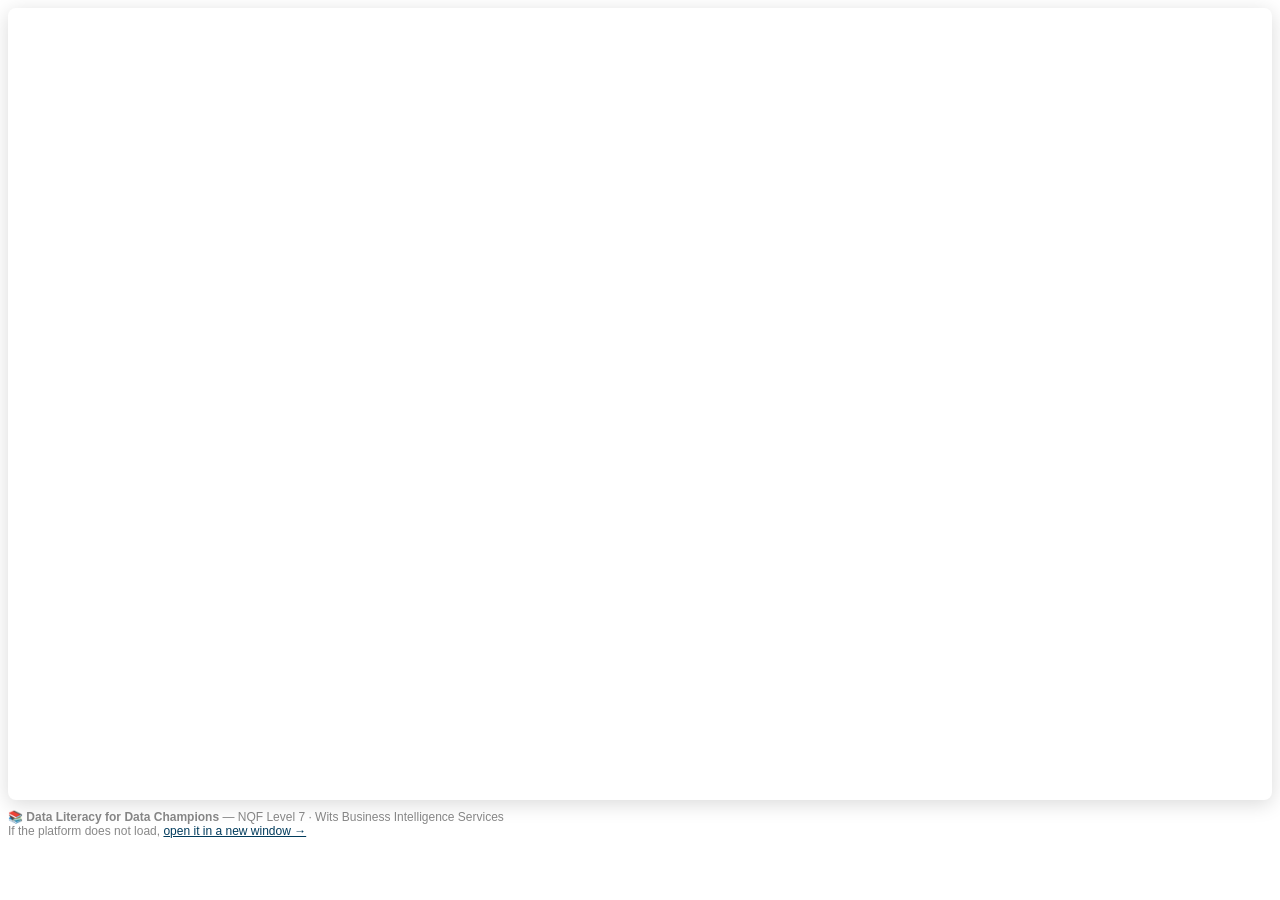
<file: canvas/canvas-iframe-embed.html>
<!--
  CANVAS IFRAME EMBED SNIPPET
  ════════════════════════════════════════════════════════════════
  Instructions:
  1. In your Canvas course, create or edit a Page
  2. Click the HTML editor button (</>  or Tools > HTML Editor)
  3. Copy ONLY the content between the <body> tags below
  4. Replace YOUR-PLATFORM-URL with your actual deployed URL
  5. Save the Canvas page
  ════════════════════════════════════════════════════════════════
-->

<!-- ═══ PASTE THIS INTO CANVAS HTML EDITOR ═══ -->

<div style="width:100%;height:88vh;min-height:720px;position:relative;border-radius:8px;overflow:hidden;box-shadow:0 4px 20px rgba(0,0,0,0.15);">
  <iframe
    src="https://YOUR-PLATFORM-URL.com"
    width="100%"
    height="100%"
    frameborder="0"
    style="display:block;border:none;"
    allow="fullscreen; clipboard-write"
    allowfullscreen
    title="Data Literacy for Data Champions — Wits Business Intelligence Services"
    sandbox="allow-scripts allow-same-origin allow-forms allow-popups allow-storage-access-by-user-activation allow-modals">
  </iframe>
</div>

<p style="font-size:12px;color:#888;margin-top:10px;font-family:sans-serif;">
  📚 <strong>Data Literacy for Data Champions</strong> — NQF Level 7 · Wits Business Intelligence Services<br>
  If the platform does not load,
  <a href="https://YOUR-PLATFORM-URL.com" target="_blank" style="color:#003B5C;">open it in a new window →</a>
</p>

<!-- ═══ END CANVAS PASTE ═══ -->
</file>
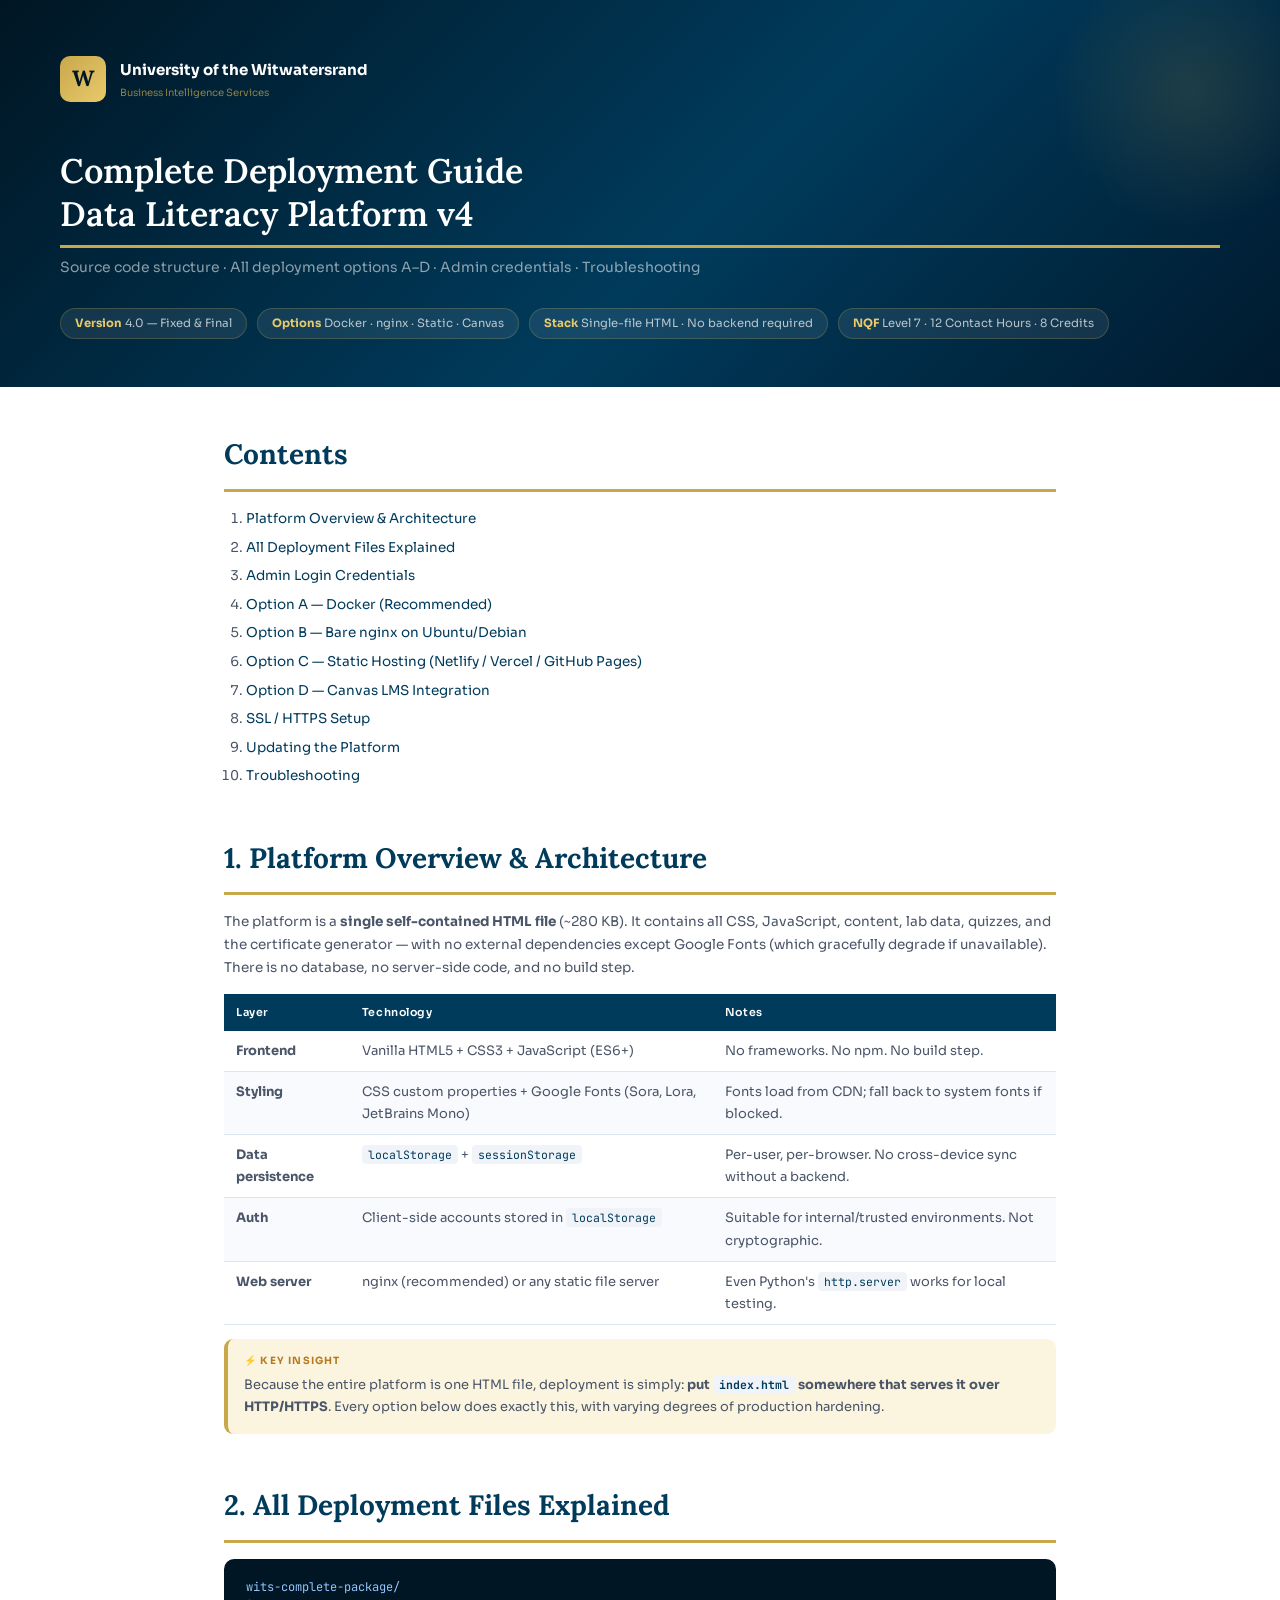
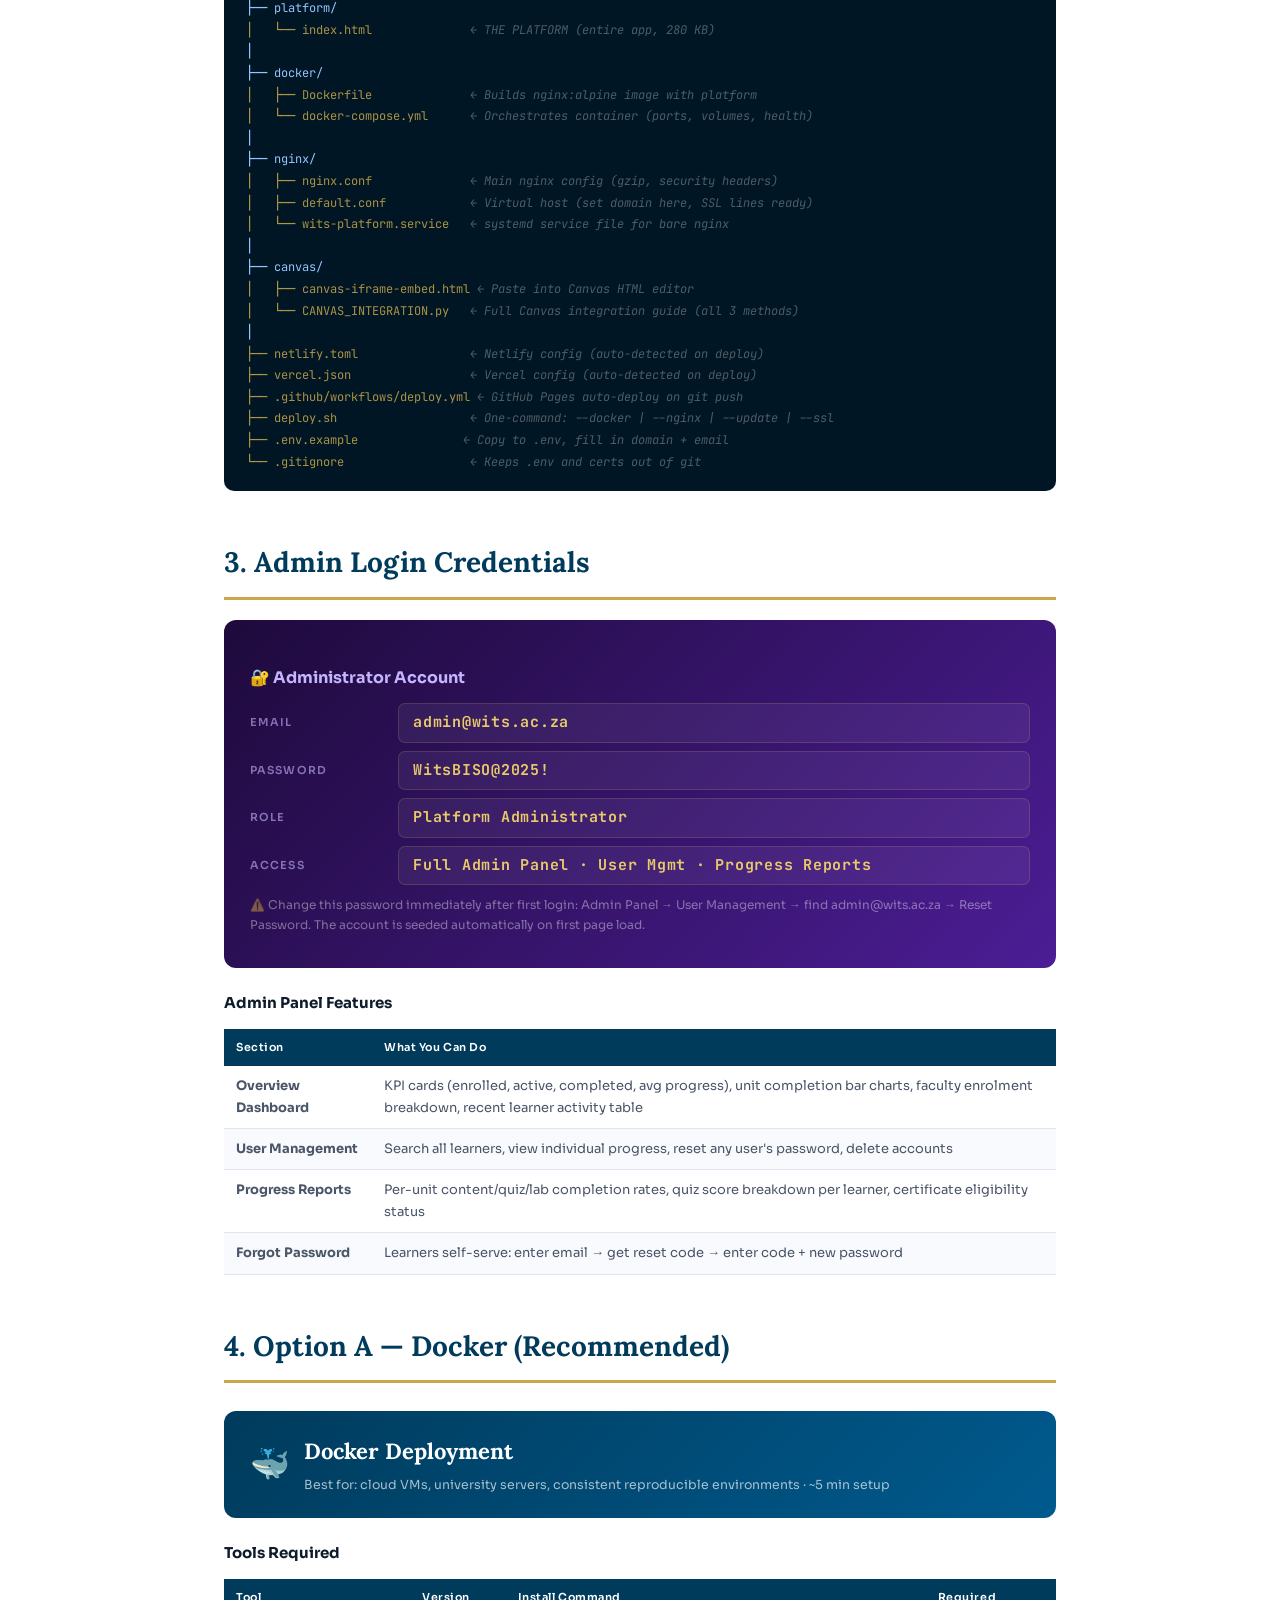
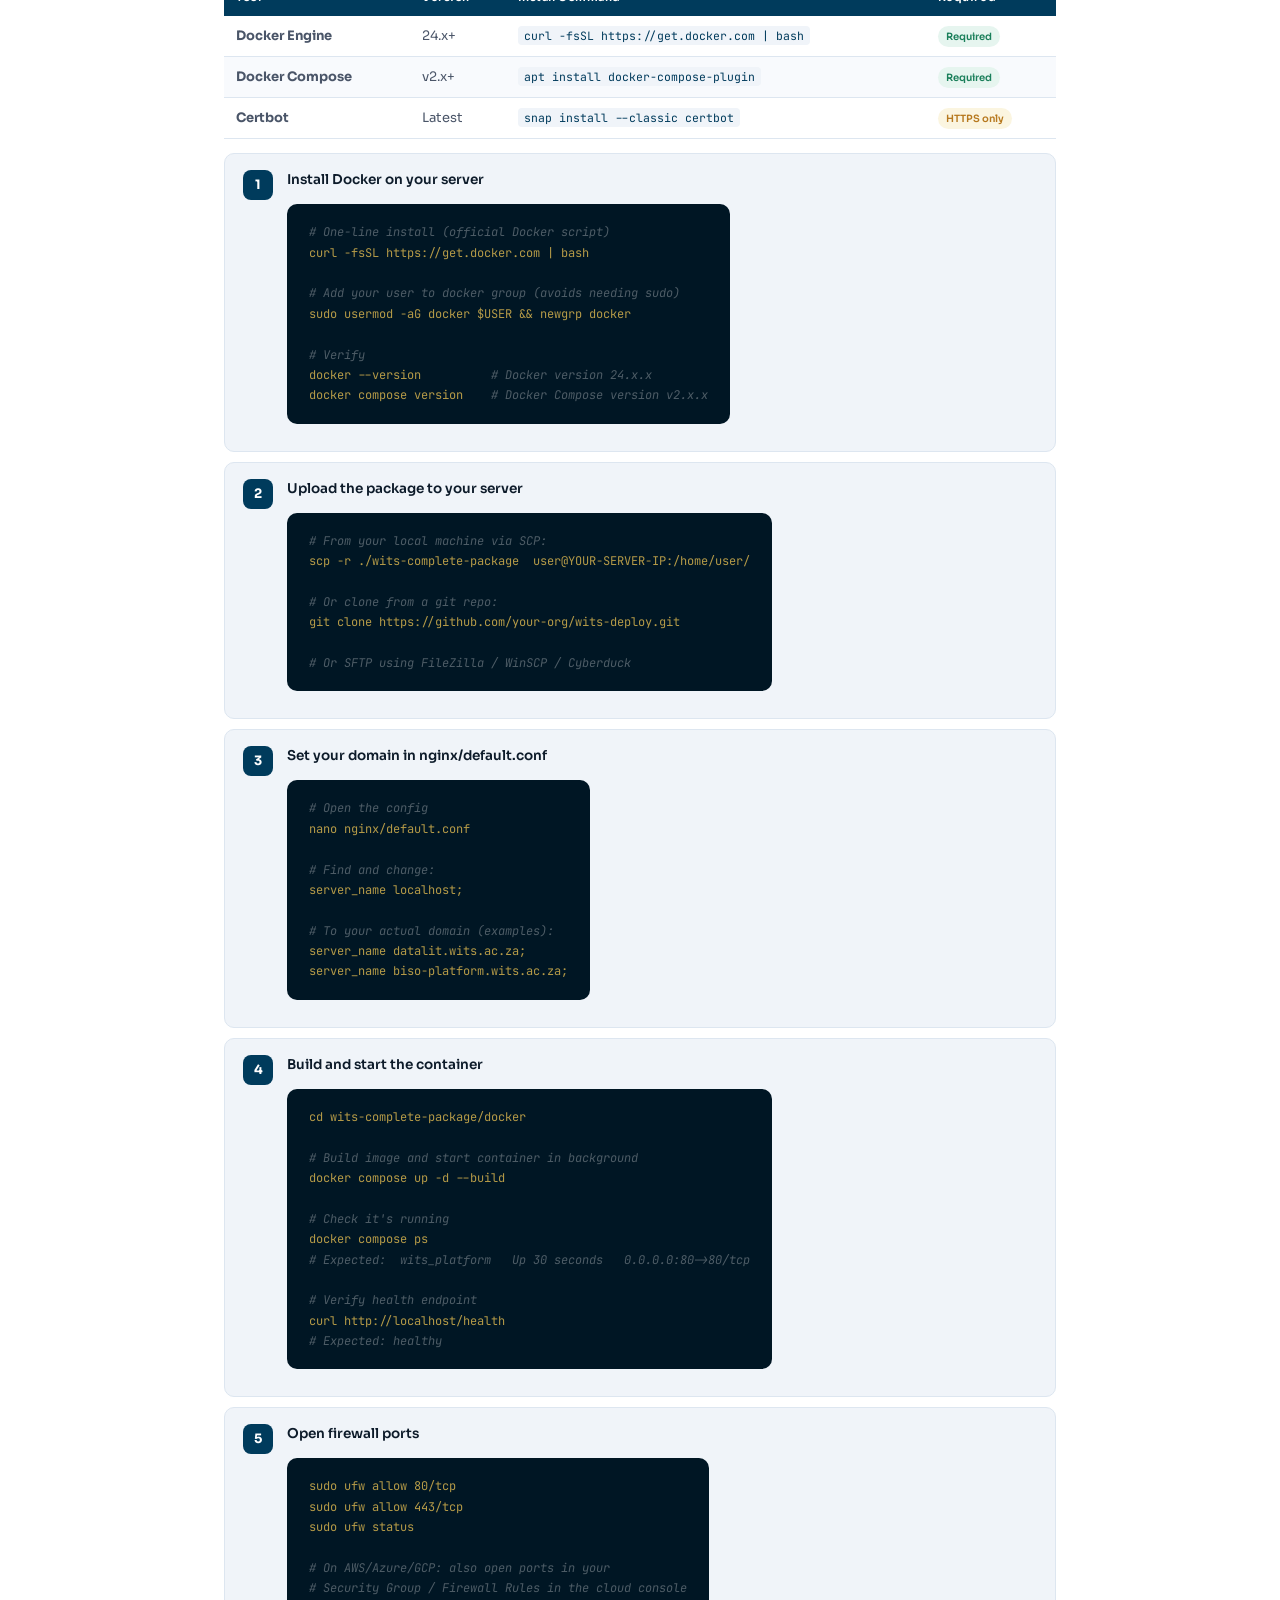
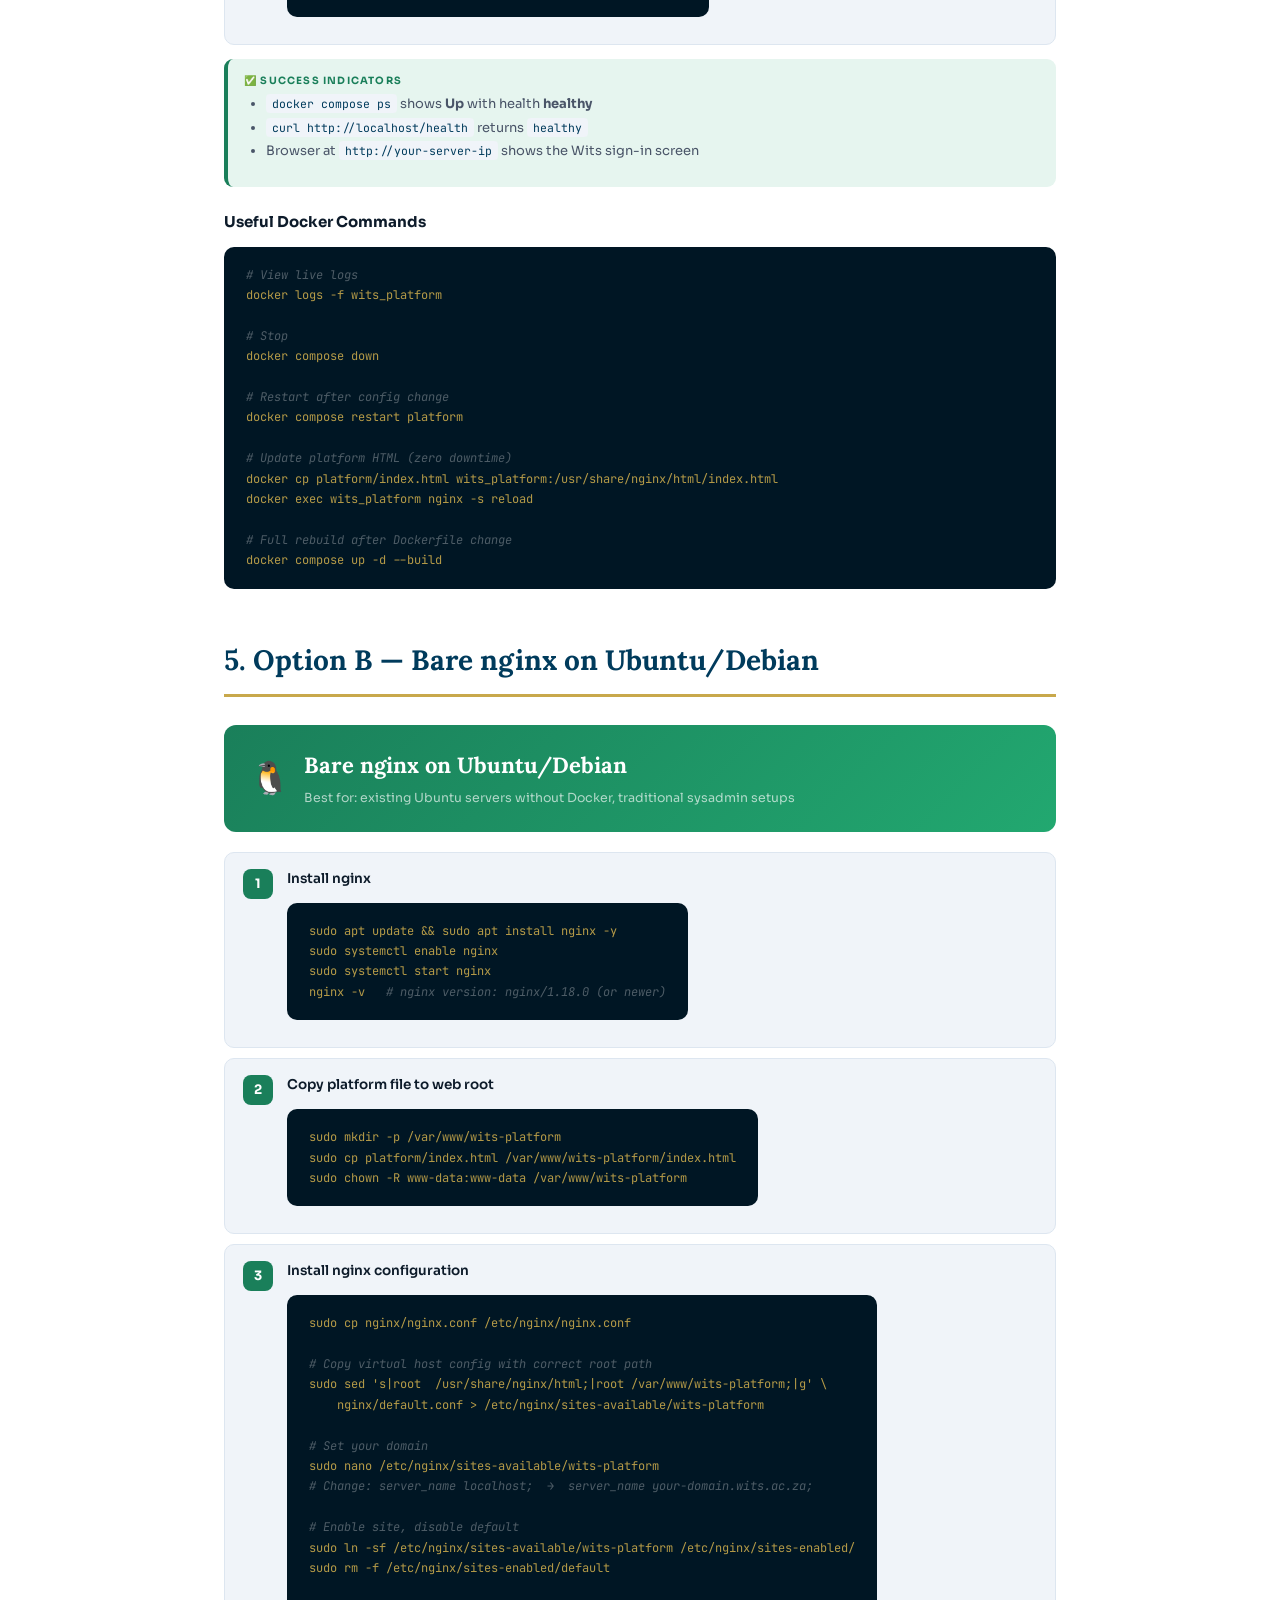
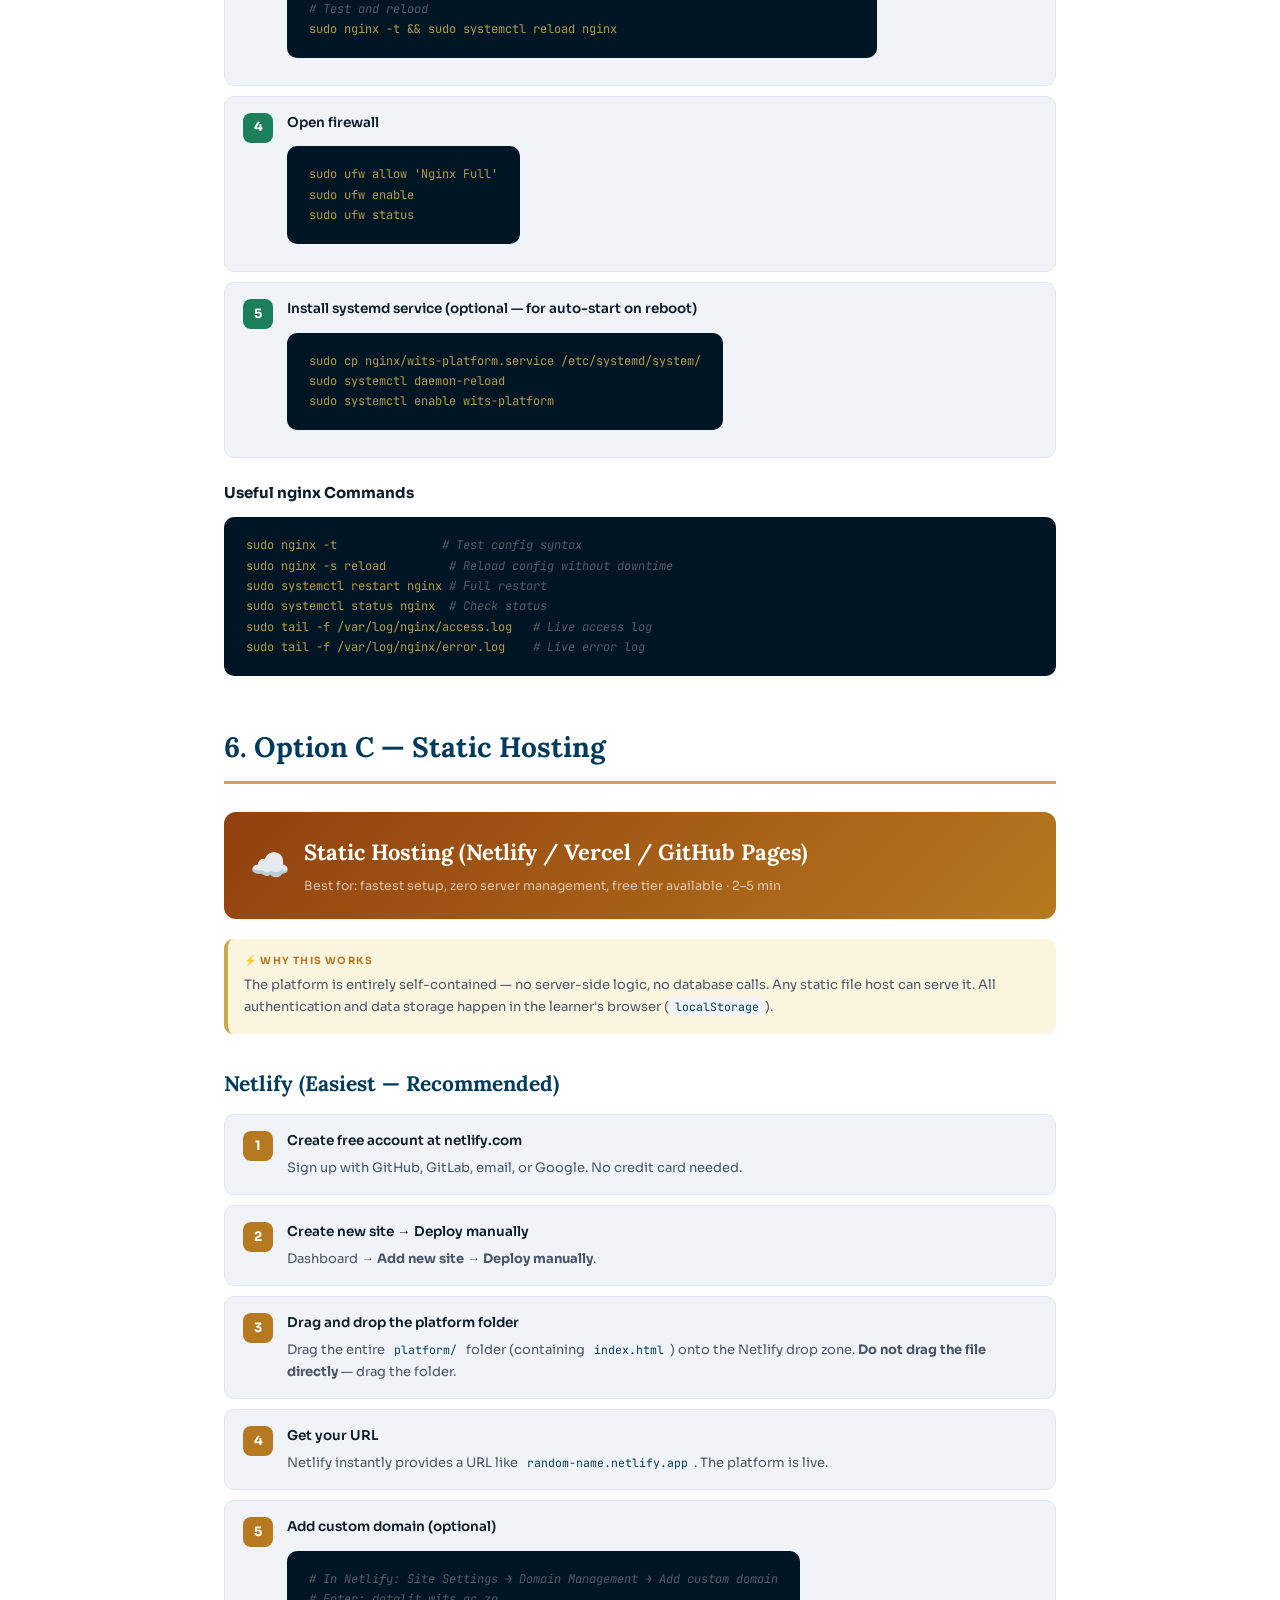
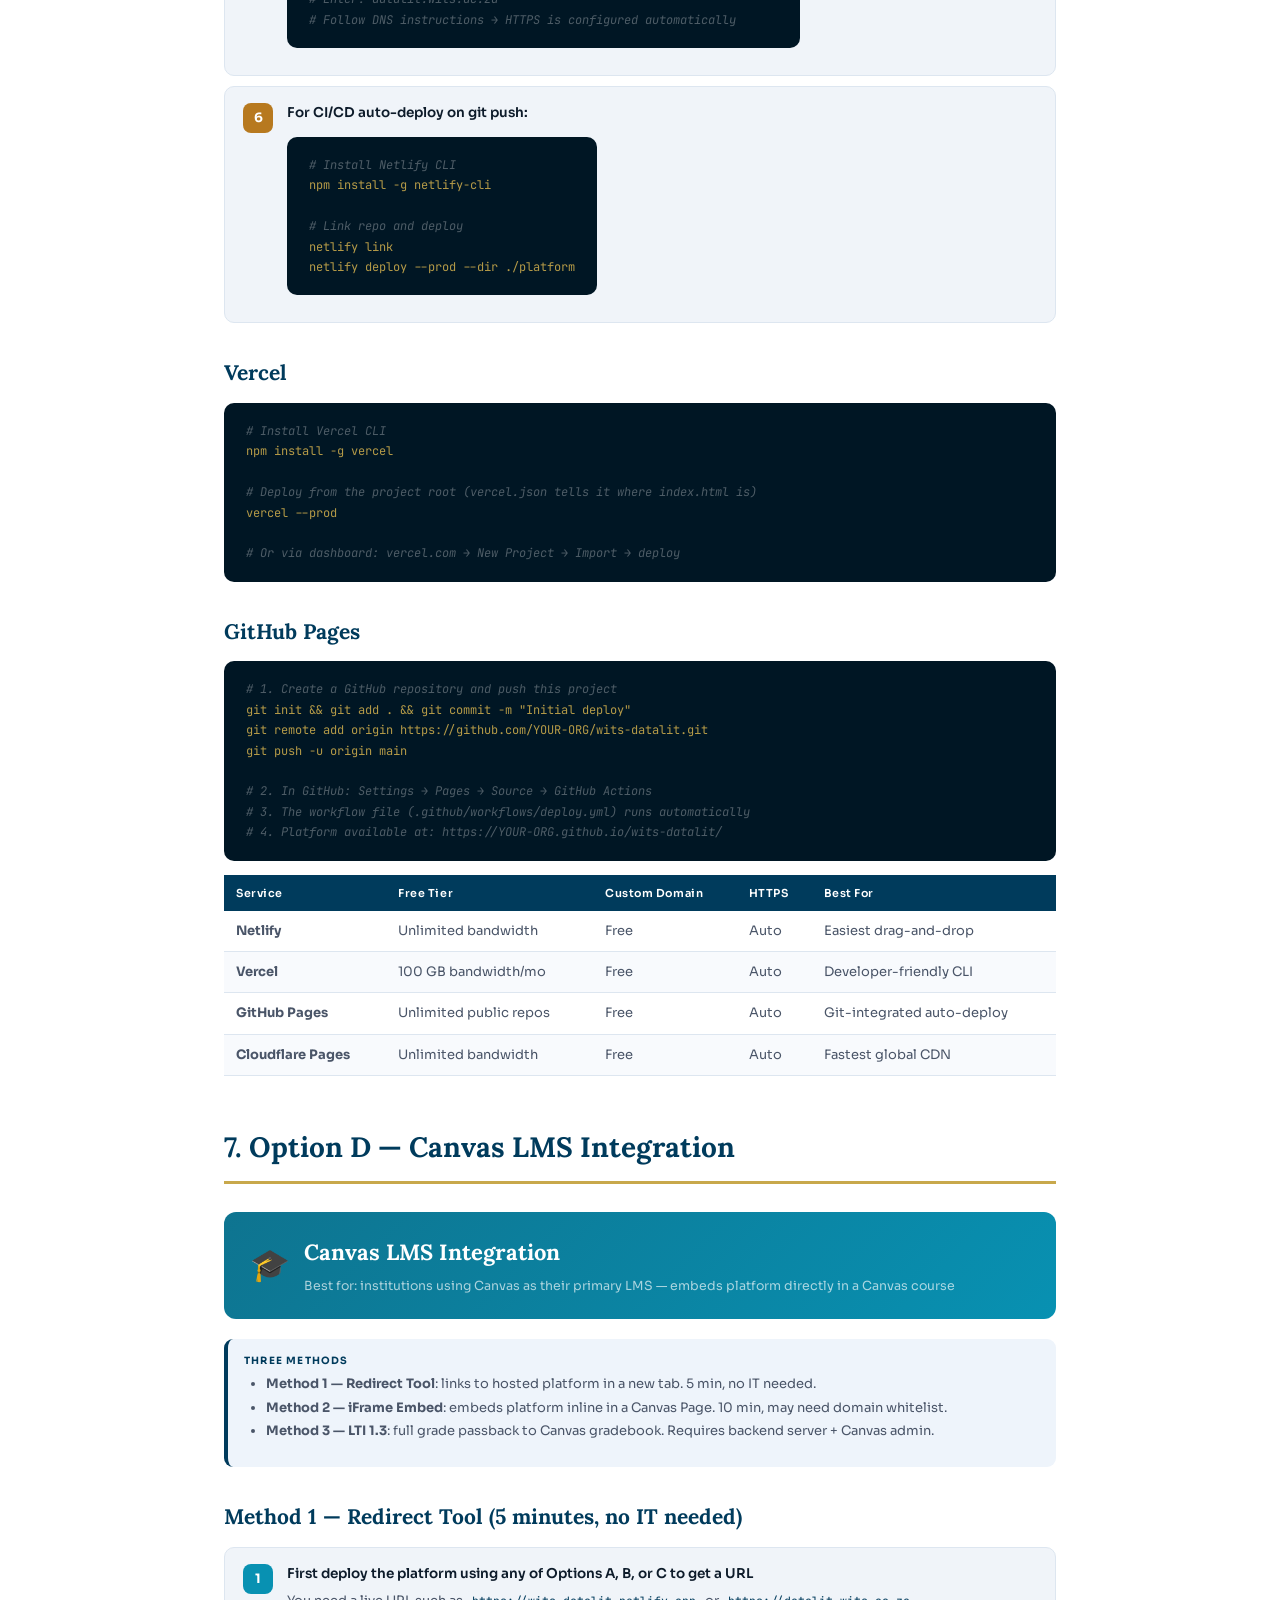
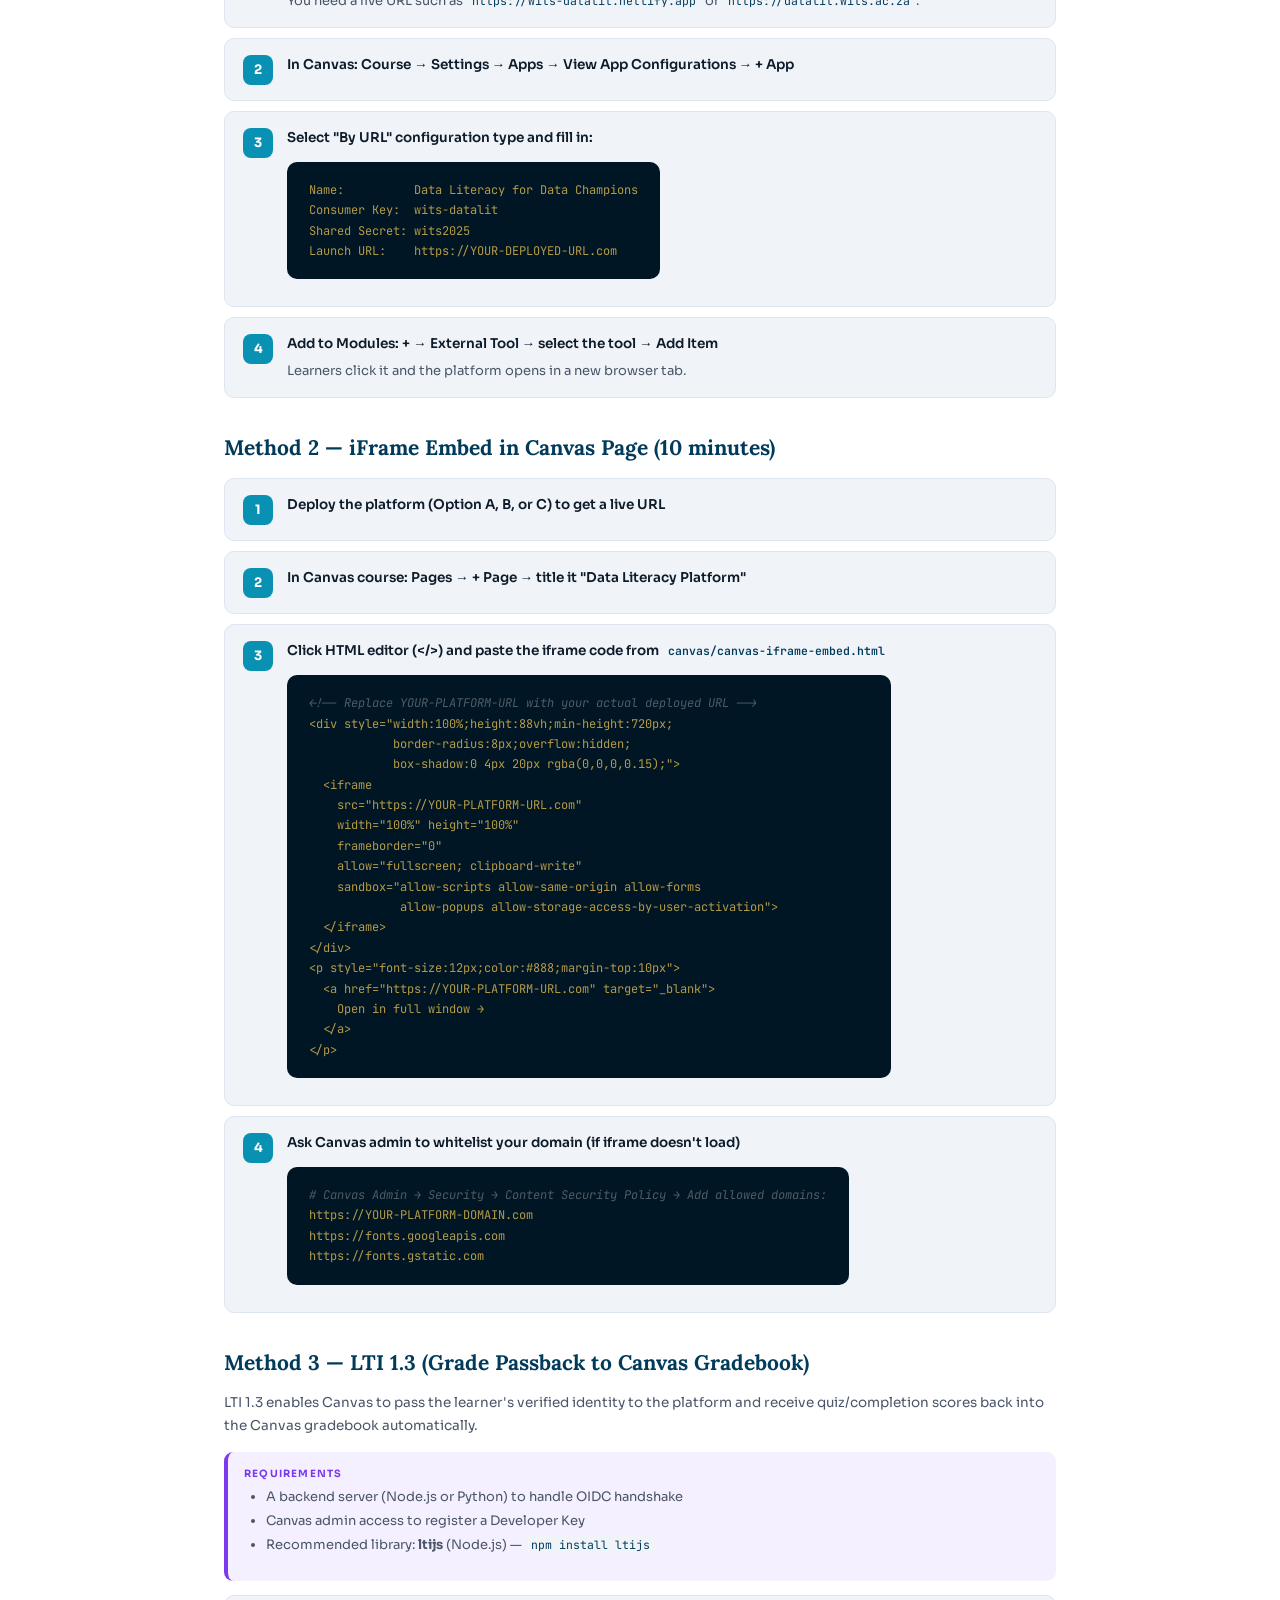
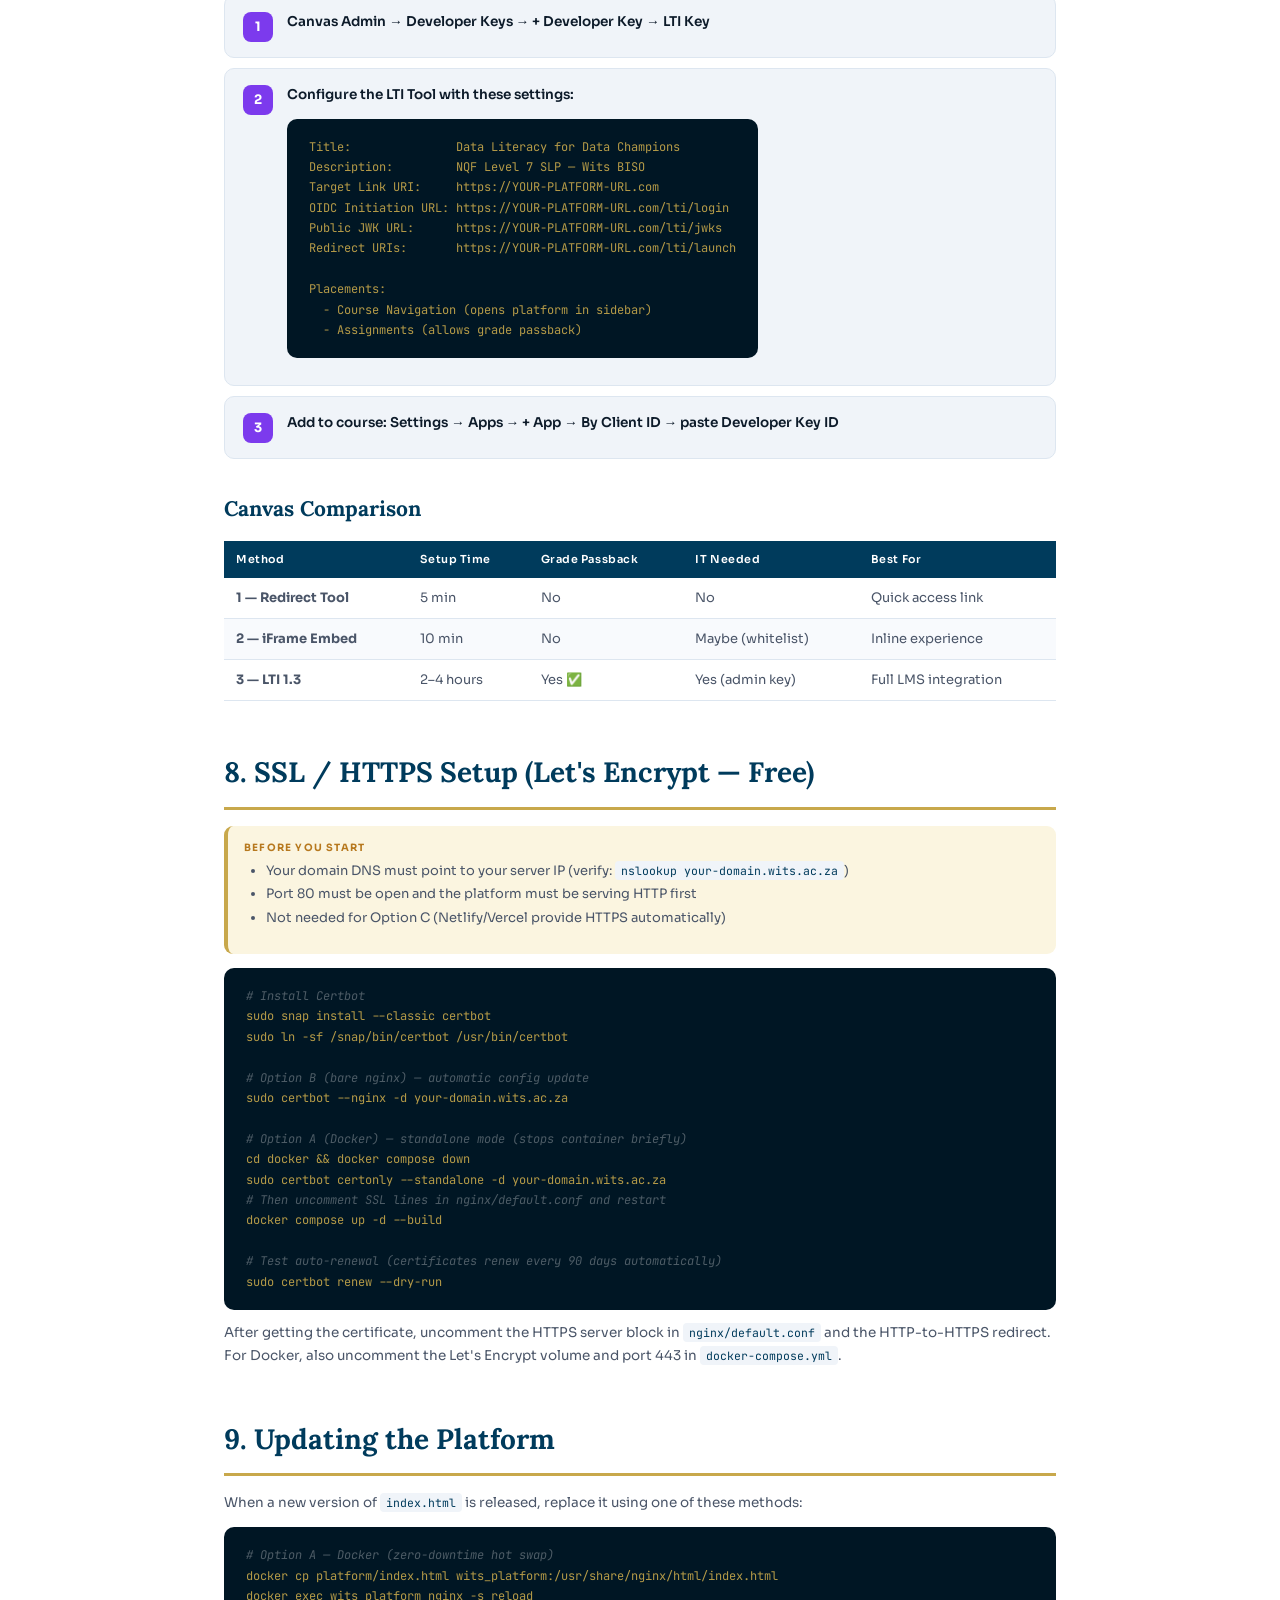
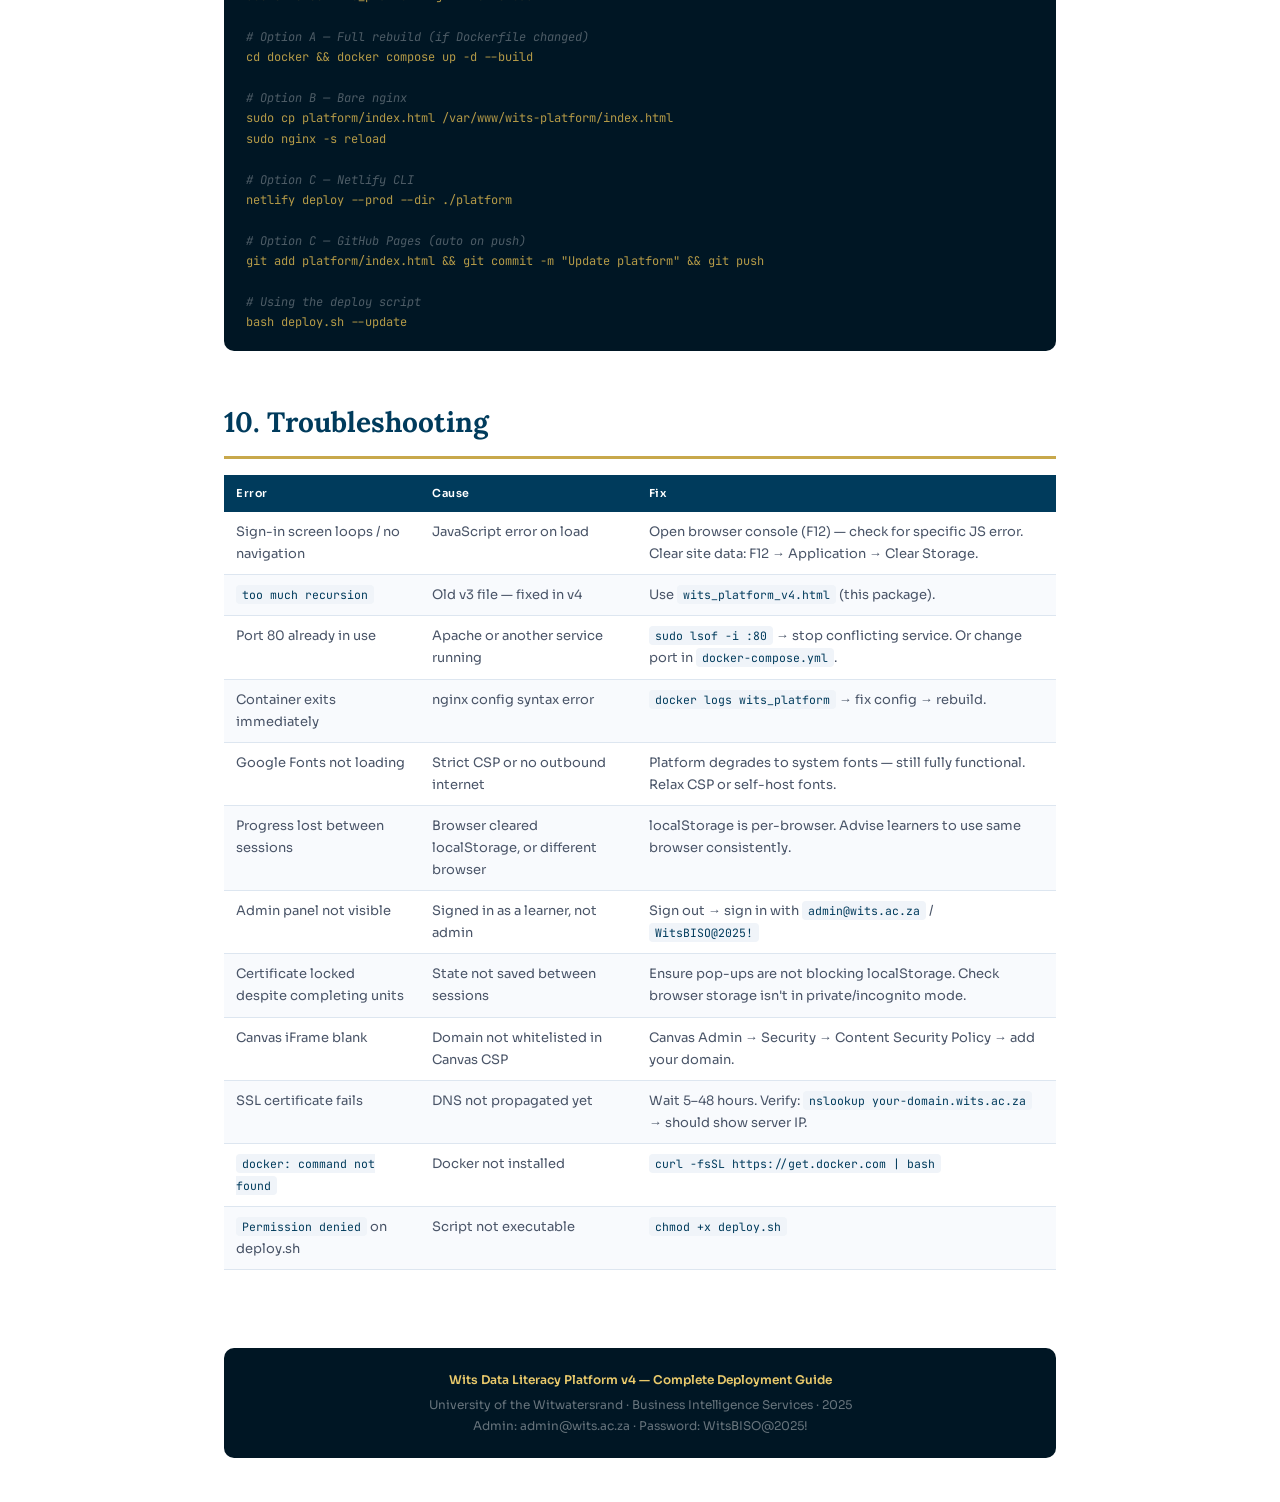
<file: docs/deployment-guide.html>
<!DOCTYPE html>
<html lang="en">
<head>
<meta charset="UTF-8">
<meta name="viewport" content="width=device-width, initial-scale=1.0">
<title>Wits Data Literacy Platform — Complete Deployment Guide</title>
<link href="https://fonts.googleapis.com/css2?family=Sora:wght@300;400;500;600;700&family=Lora:ital,wght@0,400;0,600;1,400&family=JetBrains+Mono:wght@400;500&display=swap" rel="stylesheet">
<style>
:root{--blue:#003B5C;--gold:#C8A84B;--gold-pale:#FBF5E0;--navy:#001624;--green:#1A7F5A;--green-bg:#E6F5EF;--red:#C0392B;--red-bg:#FDECEA;--amber:#B7791F;--purple:#7C3AED;--purple-bg:#F5F0FF;--border:#DDE6F0;--bg:#F0F4F9;--mid:#4A5568;--light:#8A9BB0}
*{box-sizing:border-box;margin:0;padding:0}
body{font-family:'Sora',sans-serif;background:#fff;color:#0D1B2A;line-height:1.7;font-size:14px}
.cover{background:linear-gradient(135deg,var(--navy) 0%,#003B5C 55%,#001a2e 100%);padding:56px 60px 48px;position:relative;overflow:hidden}
.cover::after{content:'';position:absolute;right:-50px;top:-50px;width:280px;height:280px;background:radial-gradient(circle,rgba(200,168,75,.15) 0%,transparent 70%)}
.cover-logo{display:flex;align-items:center;gap:14px;margin-bottom:36px}
.lsq{width:46px;height:46px;border-radius:10px;background:linear-gradient(135deg,var(--gold),#E8C96B);display:flex;align-items:center;justify-content:center;font-family:'Lora',serif;font-size:22px;font-weight:700;color:var(--navy)}
.lt .t1{font-size:15px;font-weight:700;color:#fff}.lt .t2{font-size:10px;color:rgba(200,168,75,.7);margin-top:2px}
.cover h1{font-family:'Lora',serif;font-size:34px;font-weight:600;color:#fff;margin-bottom:8px;position:relative;z-index:1;line-height:1.25}
.cover .sub{font-size:14px;color:rgba(255,255,255,.55);margin-bottom:28px;position:relative;z-index:1}
.cover-pills{display:flex;gap:10px;flex-wrap:wrap;position:relative;z-index:1}
.pill{background:rgba(255,255,255,.08);border:1px solid rgba(200,168,75,.25);border-radius:20px;padding:5px 14px;font-size:11.5px;color:rgba(255,255,255,.7)}
.pill strong{color:#E8C96B}
.wrap{max-width:920px;margin:0 auto;padding:44px 44px}
h1{font-family:'Lora',serif;font-size:28px;color:var(--blue);margin:48px 0 16px;padding-bottom:10px;border-bottom:3px solid var(--gold)}
h2{font-family:'Lora',serif;font-size:21px;color:var(--blue);margin:32px 0 12px}
h3{font-size:15px;font-weight:700;color:#0D1B2A;margin:22px 0 8px}
h4{font-size:12.5px;font-weight:700;color:var(--mid);margin:14px 0 5px;text-transform:uppercase;letter-spacing:.07em}
p{margin-bottom:10px;color:var(--mid);font-size:13.5px}
ul,ol{padding-left:22px;margin-bottom:12px}
li{margin-bottom:5px;color:var(--mid);font-size:13.5px;line-height:1.6}
code{font-family:'JetBrains Mono',monospace;font-size:11.5px;background:var(--bg);padding:2px 6px;border-radius:4px;color:var(--blue)}
pre{font-family:'JetBrains Mono',monospace;font-size:12px;background:var(--navy);color:rgba(200,168,75,.9);padding:18px 22px;border-radius:10px;overflow-x:auto;margin:12px 0;line-height:1.7;white-space:pre}
pre .c{color:rgba(255,255,255,.3);font-style:italic}
.step{display:flex;gap:14px;background:var(--bg);border:1px solid var(--border);border-radius:10px;padding:15px 18px;margin:10px 0;align-items:flex-start}
.snum{min-width:30px;height:30px;border-radius:8px;background:var(--blue);color:#fff;font-size:13px;font-weight:700;display:flex;align-items:center;justify-content:center;flex-shrink:0;margin-top:1px}
.snum.purple{background:var(--purple)}
.snum.green{background:var(--green)}
.snum.gold{background:var(--amber)}
.sbody h4{font-size:13.5px;font-weight:600;color:#0D1B2A;margin:0 0 4px;text-transform:none;letter-spacing:0}
.sbody p{margin:0;font-size:13px}
.ibox{border-radius:9px;padding:13px 16px;margin:14px 0;border-left:4px solid}
.ibox.blue{background:#EEF4FB;border-color:var(--blue)}
.ibox.gold{background:var(--gold-pale);border-color:var(--gold)}
.ibox.green{background:var(--green-bg);border-color:var(--green)}
.ibox.red{background:var(--red-bg);border-color:var(--red)}
.ibox.purple{background:var(--purple-bg);border-color:var(--purple)}
.ibox .it{font-size:10px;font-weight:700;letter-spacing:.12em;text-transform:uppercase;margin-bottom:5px}
.ibox.blue .it{color:var(--blue)}.ibox.gold .it{color:var(--amber)}.ibox.green .it{color:var(--green)}.ibox.red .it{color:var(--red)}.ibox.purple .it{color:var(--purple)}
.ibox p,.ibox li{font-size:13px;margin-bottom:3px;color:var(--mid)}
table{width:100%;border-collapse:collapse;margin:14px 0;font-size:13px}
th{background:var(--blue);color:#fff;padding:9px 12px;text-align:left;font-size:11px;font-weight:600;letter-spacing:.05em}
td{padding:9px 12px;border-bottom:1px solid var(--border);color:var(--mid);vertical-align:top}
tr:nth-child(even) td{background:#F8FAFD}
.tag{display:inline-block;padding:2px 8px;border-radius:20px;font-size:10px;font-weight:600}
.tg{background:var(--green-bg);color:var(--green)}
.tr{background:var(--red-bg);color:var(--red)}
.to{background:var(--gold-pale);color:var(--amber)}
.tp{background:var(--purple-bg);color:var(--purple)}
.option-header{display:flex;align-items:center;gap:14px;background:linear-gradient(135deg,var(--blue),#005a8e);border-radius:12px;padding:22px 26px;margin:28px 0 20px;color:#fff}
.option-icon{font-size:32px;flex-shrink:0}
.option-header h2{font-family:'Lora',serif;font-size:22px;margin:0;color:#fff}
.option-header p{font-size:12.5px;color:rgba(255,255,255,.65);margin:4px 0 0}
.option-header.purple{background:linear-gradient(135deg,var(--purple),#6D28D9)}
.option-header.green{background:linear-gradient(135deg,var(--green),#22A870)}
.option-header.gold{background:linear-gradient(135deg,#92400E,var(--amber))}
.option-header.teal{background:linear-gradient(135deg,#0E7490,#0891B2)}
.file-tree{background:var(--navy);border-radius:10px;padding:18px 22px;font-family:'JetBrains Mono',monospace;font-size:12px;color:rgba(200,168,75,.85);line-height:1.8;margin:14px 0;white-space:pre}
.file-tree .dir{color:#93C5FD}
.file-tree .file{color:rgba(200,168,75,.85)}
.file-tree .note{color:rgba(255,255,255,.3);font-style:italic}
.admin-box{background:linear-gradient(135deg,#1E0A3C,#4C1D95);border-radius:12px;padding:22px 26px;margin:20px 0}
.admin-box h3{color:#C4B5FD;font-size:16px;margin-bottom:12px}
.admin-row{display:grid;grid-template-columns:140px 1fr;gap:8px;margin-bottom:8px;align-items:center}
.admin-row .lbl{font-size:11px;font-weight:600;color:rgba(196,181,253,.6);text-transform:uppercase;letter-spacing:.1em}
.admin-row .val{font-family:'JetBrains Mono',monospace;font-size:15px;font-weight:700;color:#E8C96B;background:rgba(255,255,255,.06);padding:6px 14px;border-radius:7px;border:1px solid rgba(200,168,75,.2);letter-spacing:.05em}
.admin-box p{font-size:12px;color:rgba(255,255,255,.4);margin-top:10px}
.toc a{color:var(--blue);text-decoration:none}.toc a:hover{text-decoration:underline}
.toc li{margin-bottom:7px}
@media print{
  .cover{-webkit-print-color-adjust:exact;print-color-adjust:exact}
  .option-header,.admin-box,.file-tree,pre{-webkit-print-color-adjust:exact;print-color-adjust:exact}
  h1{page-break-before:always}
}
</style>
</head>
<body>

<div class="cover">
  <div class="cover-logo">
    <div class="lsq">W</div>
    <div class="lt"><div class="t1">University of the Witwatersrand</div><div class="t2">Business Intelligence Services</div></div>
  </div>
  <h1>Complete Deployment Guide<br>Data Literacy Platform v4</h1>
  <div class="sub">Source code structure · All deployment options A–D · Admin credentials · Troubleshooting</div>
  <div class="cover-pills">
    <div class="pill"><strong>Version</strong> 4.0 — Fixed &amp; Final</div>
    <div class="pill"><strong>Options</strong> Docker · nginx · Static · Canvas</div>
    <div class="pill"><strong>Stack</strong> Single-file HTML · No backend required</div>
    <div class="pill"><strong>NQF</strong> Level 7 · 12 Contact Hours · 8 Credits</div>
  </div>
</div>

<div class="wrap">

<!-- TOC ──────────────────────────────────────────────── -->
<h1 style="margin-top:0">Contents</h1>
<ol class="toc">
  <li><a href="#platform">Platform Overview &amp; Architecture</a></li>
  <li><a href="#files">All Deployment Files Explained</a></li>
  <li><a href="#admin">Admin Login Credentials</a></li>
  <li><a href="#optA">Option A — Docker (Recommended)</a></li>
  <li><a href="#optB">Option B — Bare nginx on Ubuntu/Debian</a></li>
  <li><a href="#optC">Option C — Static Hosting (Netlify / Vercel / GitHub Pages)</a></li>
  <li><a href="#optD">Option D — Canvas LMS Integration</a></li>
  <li><a href="#ssl">SSL / HTTPS Setup</a></li>
  <li><a href="#update">Updating the Platform</a></li>
  <li><a href="#troubleshoot">Troubleshooting</a></li>
</ol>

<!-- 1. OVERVIEW ──────────────────────────────────────── -->
<h1 id="platform">1. Platform Overview &amp; Architecture</h1>

<p>The platform is a <strong>single self-contained HTML file</strong> (~280 KB). It contains all CSS, JavaScript, content, lab data, quizzes, and the certificate generator — with no external dependencies except Google Fonts (which gracefully degrade if unavailable). There is no database, no server-side code, and no build step.</p>

<table>
  <thead><tr><th>Layer</th><th>Technology</th><th>Notes</th></tr></thead>
  <tbody>
    <tr><td><strong>Frontend</strong></td><td>Vanilla HTML5 + CSS3 + JavaScript (ES6+)</td><td>No frameworks. No npm. No build step.</td></tr>
    <tr><td><strong>Styling</strong></td><td>CSS custom properties + Google Fonts (Sora, Lora, JetBrains Mono)</td><td>Fonts load from CDN; fall back to system fonts if blocked.</td></tr>
    <tr><td><strong>Data persistence</strong></td><td><code>localStorage</code> + <code>sessionStorage</code></td><td>Per-user, per-browser. No cross-device sync without a backend.</td></tr>
    <tr><td><strong>Auth</strong></td><td>Client-side accounts stored in <code>localStorage</code></td><td>Suitable for internal/trusted environments. Not cryptographic.</td></tr>
    <tr><td><strong>Web server</strong></td><td>nginx (recommended) or any static file server</td><td>Even Python's <code>http.server</code> works for local testing.</td></tr>
  </tbody>
</table>

<div class="ibox gold">
  <div class="it">⚡ Key Insight</div>
  <p>Because the entire platform is one HTML file, deployment is simply: <strong>put <code>index.html</code> somewhere that serves it over HTTP/HTTPS</strong>. Every option below does exactly this, with varying degrees of production hardening.</p>
</div>

<!-- 2. FILES ──────────────────────────────────────────── -->
<h1 id="files">2. All Deployment Files Explained</h1>

<div class="file-tree"><span class="dir">wits-complete-package/</span>
<span class="dir">├── platform/</span>
<span class="file">│   └── index.html</span>              <span class="note">← THE PLATFORM (entire app, 280 KB)</span>
<span class="dir">│</span>
<span class="dir">├── docker/</span>
<span class="file">│   ├── Dockerfile</span>              <span class="note">← Builds nginx:alpine image with platform</span>
<span class="file">│   └── docker-compose.yml</span>      <span class="note">← Orchestrates container (ports, volumes, health)</span>
<span class="dir">│</span>
<span class="dir">├── nginx/</span>
<span class="file">│   ├── nginx.conf</span>              <span class="note">← Main nginx config (gzip, security headers)</span>
<span class="file">│   ├── default.conf</span>            <span class="note">← Virtual host (set domain here, SSL lines ready)</span>
<span class="file">│   └── wits-platform.service</span>   <span class="note">← systemd service file for bare nginx</span>
<span class="dir">│</span>
<span class="dir">├── canvas/</span>
<span class="file">│   ├── canvas-iframe-embed.html</span> <span class="note">← Paste into Canvas HTML editor</span>
<span class="file">│   └── CANVAS_INTEGRATION.py</span>   <span class="note">← Full Canvas integration guide (all 3 methods)</span>
<span class="dir">│</span>
<span class="file">├── netlify.toml</span>                <span class="note">← Netlify config (auto-detected on deploy)</span>
<span class="file">├── vercel.json</span>                 <span class="note">← Vercel config (auto-detected on deploy)</span>
<span class="file">├── .github/workflows/deploy.yml</span> <span class="note">← GitHub Pages auto-deploy on git push</span>
<span class="file">├── deploy.sh</span>                   <span class="note">← One-command: --docker | --nginx | --update | --ssl</span>
<span class="file">├── .env.example</span>               <span class="note">← Copy to .env, fill in domain + email</span>
<span class="file">└── .gitignore</span>                  <span class="note">← Keeps .env and certs out of git</span></div>

<!-- 3. ADMIN ──────────────────────────────────────────── -->
<h1 id="admin">3. Admin Login Credentials</h1>

<div class="admin-box">
  <h3>🔐 Administrator Account</h3>
  <div class="admin-row"><span class="lbl">Email</span><span class="val">admin@wits.ac.za</span></div>
  <div class="admin-row"><span class="lbl">Password</span><span class="val">WitsBISO@2025!</span></div>
  <div class="admin-row"><span class="lbl">Role</span><span class="val">Platform Administrator</span></div>
  <div class="admin-row"><span class="lbl">Access</span><span class="val">Full Admin Panel · User Mgmt · Progress Reports</span></div>
  <p>⚠️ Change this password immediately after first login: Admin Panel → User Management → find admin@wits.ac.za → Reset Password. The account is seeded automatically on first page load.</p>
</div>

<h3>Admin Panel Features</h3>
<table>
  <thead><tr><th>Section</th><th>What You Can Do</th></tr></thead>
  <tbody>
    <tr><td><strong>Overview Dashboard</strong></td><td>KPI cards (enrolled, active, completed, avg progress), unit completion bar charts, faculty enrolment breakdown, recent learner activity table</td></tr>
    <tr><td><strong>User Management</strong></td><td>Search all learners, view individual progress, reset any user's password, delete accounts</td></tr>
    <tr><td><strong>Progress Reports</strong></td><td>Per-unit content/quiz/lab completion rates, quiz score breakdown per learner, certificate eligibility status</td></tr>
    <tr><td><strong>Forgot Password</strong></td><td>Learners self-serve: enter email → get reset code → enter code + new password</td></tr>
  </tbody>
</table>

<!-- OPTION A ──────────────────────────────────────────── -->
<h1 id="optA">4. Option A — Docker (Recommended)</h1>
<div class="option-header">
  <div class="option-icon">🐳</div>
  <div>
    <h2>Docker Deployment</h2>
    <p>Best for: cloud VMs, university servers, consistent reproducible environments · ~5 min setup</p>
  </div>
</div>

<h3>Tools Required</h3>
<table>
  <thead><tr><th>Tool</th><th>Version</th><th>Install Command</th><th>Required</th></tr></thead>
  <tbody>
    <tr><td><strong>Docker Engine</strong></td><td>24.x+</td><td><code>curl -fsSL https://get.docker.com | bash</code></td><td><span class="tag tg">Required</span></td></tr>
    <tr><td><strong>Docker Compose</strong></td><td>v2.x+</td><td><code>apt install docker-compose-plugin</code></td><td><span class="tag tg">Required</span></td></tr>
    <tr><td><strong>Certbot</strong></td><td>Latest</td><td><code>snap install --classic certbot</code></td><td><span class="tag to">HTTPS only</span></td></tr>
  </tbody>
</table>

<div class="step"><div class="snum">1</div><div class="sbody"><h4>Install Docker on your server</h4>
<pre><span class="c"># One-line install (official Docker script)</span>
curl -fsSL https://get.docker.com | bash

<span class="c"># Add your user to docker group (avoids needing sudo)</span>
sudo usermod -aG docker $USER && newgrp docker

<span class="c"># Verify</span>
docker --version          <span class="c"># Docker version 24.x.x</span>
docker compose version    <span class="c"># Docker Compose version v2.x.x</span></pre>
</div></div>

<div class="step"><div class="snum">2</div><div class="sbody"><h4>Upload the package to your server</h4>
<pre><span class="c"># From your local machine via SCP:</span>
scp -r ./wits-complete-package  user@YOUR-SERVER-IP:/home/user/

<span class="c"># Or clone from a git repo:</span>
git clone https://github.com/your-org/wits-deploy.git

<span class="c"># Or SFTP using FileZilla / WinSCP / Cyberduck</span></pre>
</div></div>

<div class="step"><div class="snum">3</div><div class="sbody"><h4>Set your domain in nginx/default.conf</h4>
<pre><span class="c"># Open the config</span>
nano nginx/default.conf

<span class="c"># Find and change:</span>
server_name localhost;

<span class="c"># To your actual domain (examples):</span>
server_name datalit.wits.ac.za;
server_name biso-platform.wits.ac.za;</pre>
</div></div>

<div class="step"><div class="snum">4</div><div class="sbody"><h4>Build and start the container</h4>
<pre>cd wits-complete-package/docker

<span class="c"># Build image and start container in background</span>
docker compose up -d --build

<span class="c"># Check it's running</span>
docker compose ps
<span class="c"># Expected:  wits_platform   Up 30 seconds   0.0.0.0:80->80/tcp</span>

<span class="c"># Verify health endpoint</span>
curl http://localhost/health
<span class="c"># Expected: healthy</span></pre>
</div></div>

<div class="step"><div class="snum">5</div><div class="sbody"><h4>Open firewall ports</h4>
<pre>sudo ufw allow 80/tcp
sudo ufw allow 443/tcp
sudo ufw status

<span class="c"># On AWS/Azure/GCP: also open ports in your</span>
<span class="c"># Security Group / Firewall Rules in the cloud console</span></pre>
</div></div>

<div class="ibox green">
  <div class="it">✅ Success Indicators</div>
  <ul>
    <li><code>docker compose ps</code> shows <strong>Up</strong> with health <strong>healthy</strong></li>
    <li><code>curl http://localhost/health</code> returns <code>healthy</code></li>
    <li>Browser at <code>http://your-server-ip</code> shows the Wits sign-in screen</li>
  </ul>
</div>

<h3>Useful Docker Commands</h3>
<pre><span class="c"># View live logs</span>
docker logs -f wits_platform

<span class="c"># Stop</span>
docker compose down

<span class="c"># Restart after config change</span>
docker compose restart platform

<span class="c"># Update platform HTML (zero downtime)</span>
docker cp platform/index.html wits_platform:/usr/share/nginx/html/index.html
docker exec wits_platform nginx -s reload

<span class="c"># Full rebuild after Dockerfile change</span>
docker compose up -d --build</pre>

<!-- OPTION B ──────────────────────────────────────────── -->
<h1 id="optB">5. Option B — Bare nginx on Ubuntu/Debian</h1>
<div class="option-header green">
  <div class="option-icon">🐧</div>
  <div>
    <h2>Bare nginx on Ubuntu/Debian</h2>
    <p>Best for: existing Ubuntu servers without Docker, traditional sysadmin setups</p>
  </div>
</div>

<div class="step"><div class="snum snum" style="background:var(--green)">1</div><div class="sbody"><h4>Install nginx</h4>
<pre>sudo apt update && sudo apt install nginx -y
sudo systemctl enable nginx
sudo systemctl start nginx
nginx -v   <span class="c"># nginx version: nginx/1.18.0 (or newer)</span></pre>
</div></div>

<div class="step"><div class="snum" style="background:var(--green)">2</div><div class="sbody"><h4>Copy platform file to web root</h4>
<pre>sudo mkdir -p /var/www/wits-platform
sudo cp platform/index.html /var/www/wits-platform/index.html
sudo chown -R www-data:www-data /var/www/wits-platform</pre>
</div></div>

<div class="step"><div class="snum" style="background:var(--green)">3</div><div class="sbody"><h4>Install nginx configuration</h4>
<pre>sudo cp nginx/nginx.conf /etc/nginx/nginx.conf

<span class="c"># Copy virtual host config with correct root path</span>
sudo sed 's|root  /usr/share/nginx/html;|root /var/www/wits-platform;|g' \
    nginx/default.conf > /etc/nginx/sites-available/wits-platform

<span class="c"># Set your domain</span>
sudo nano /etc/nginx/sites-available/wits-platform
<span class="c"># Change: server_name localhost;  →  server_name your-domain.wits.ac.za;</span>

<span class="c"># Enable site, disable default</span>
sudo ln -sf /etc/nginx/sites-available/wits-platform /etc/nginx/sites-enabled/
sudo rm -f /etc/nginx/sites-enabled/default

<span class="c"># Test and reload</span>
sudo nginx -t && sudo systemctl reload nginx</pre>
</div></div>

<div class="step"><div class="snum" style="background:var(--green)">4</div><div class="sbody"><h4>Open firewall</h4>
<pre>sudo ufw allow 'Nginx Full'
sudo ufw enable
sudo ufw status</pre>
</div></div>

<div class="step"><div class="snum" style="background:var(--green)">5</div><div class="sbody"><h4>Install systemd service (optional — for auto-start on reboot)</h4>
<pre>sudo cp nginx/wits-platform.service /etc/systemd/system/
sudo systemctl daemon-reload
sudo systemctl enable wits-platform</pre>
</div></div>

<h3>Useful nginx Commands</h3>
<pre>sudo nginx -t               <span class="c"># Test config syntax</span>
sudo nginx -s reload         <span class="c"># Reload config without downtime</span>
sudo systemctl restart nginx <span class="c"># Full restart</span>
sudo systemctl status nginx  <span class="c"># Check status</span>
sudo tail -f /var/log/nginx/access.log   <span class="c"># Live access log</span>
sudo tail -f /var/log/nginx/error.log    <span class="c"># Live error log</span></pre>

<!-- OPTION C ──────────────────────────────────────────── -->
<h1 id="optC">6. Option C — Static Hosting</h1>
<div class="option-header gold">
  <div class="option-icon">☁️</div>
  <div>
    <h2>Static Hosting (Netlify / Vercel / GitHub Pages)</h2>
    <p>Best for: fastest setup, zero server management, free tier available · 2–5 min</p>
  </div>
</div>

<div class="ibox gold">
  <div class="it">⚡ Why This Works</div>
  <p>The platform is entirely self-contained — no server-side logic, no database calls. Any static file host can serve it. All authentication and data storage happen in the learner's browser (<code>localStorage</code>).</p>
</div>

<h2>Netlify (Easiest — Recommended)</h2>
<div class="step"><div class="snum snum" style="background:var(--amber)">1</div><div class="sbody"><h4>Create free account at netlify.com</h4><p>Sign up with GitHub, GitLab, email, or Google. No credit card needed.</p></div></div>
<div class="step"><div class="snum" style="background:var(--amber)">2</div><div class="sbody"><h4>Create new site → Deploy manually</h4><p>Dashboard → <strong>Add new site</strong> → <strong>Deploy manually</strong>.</p></div></div>
<div class="step"><div class="snum" style="background:var(--amber)">3</div><div class="sbody"><h4>Drag and drop the platform folder</h4><p>Drag the entire <code>platform/</code> folder (containing <code>index.html</code>) onto the Netlify drop zone. <strong>Do not drag the file directly</strong> — drag the folder.</p></div></div>
<div class="step"><div class="snum" style="background:var(--amber)">4</div><div class="sbody"><h4>Get your URL</h4><p>Netlify instantly provides a URL like <code>random-name.netlify.app</code>. The platform is live.</p></div></div>
<div class="step"><div class="snum" style="background:var(--amber)">5</div><div class="sbody"><h4>Add custom domain (optional)</h4>
<pre><span class="c"># In Netlify: Site Settings → Domain Management → Add custom domain</span>
<span class="c"># Enter: datalit.wits.ac.za</span>
<span class="c"># Follow DNS instructions → HTTPS is configured automatically</span></pre>
</div></div>
<div class="step"><div class="snum" style="background:var(--amber)">6</div><div class="sbody"><h4>For CI/CD auto-deploy on git push:</h4>
<pre><span class="c"># Install Netlify CLI</span>
npm install -g netlify-cli

<span class="c"># Link repo and deploy</span>
netlify link
netlify deploy --prod --dir ./platform</pre>
</div></div>

<h2>Vercel</h2>
<pre><span class="c"># Install Vercel CLI</span>
npm install -g vercel

<span class="c"># Deploy from the project root (vercel.json tells it where index.html is)</span>
vercel --prod

<span class="c"># Or via dashboard: vercel.com → New Project → Import → deploy</span></pre>

<h2>GitHub Pages</h2>
<pre><span class="c"># 1. Create a GitHub repository and push this project</span>
git init && git add . && git commit -m "Initial deploy"
git remote add origin https://github.com/YOUR-ORG/wits-datalit.git
git push -u origin main

<span class="c"># 2. In GitHub: Settings → Pages → Source → GitHub Actions</span>
<span class="c"># 3. The workflow file (.github/workflows/deploy.yml) runs automatically</span>
<span class="c"># 4. Platform available at: https://YOUR-ORG.github.io/wits-datalit/</span></pre>

<table>
  <thead><tr><th>Service</th><th>Free Tier</th><th>Custom Domain</th><th>HTTPS</th><th>Best For</th></tr></thead>
  <tbody>
    <tr><td><strong>Netlify</strong></td><td>Unlimited bandwidth</td><td>Free</td><td>Auto</td><td>Easiest drag-and-drop</td></tr>
    <tr><td><strong>Vercel</strong></td><td>100 GB bandwidth/mo</td><td>Free</td><td>Auto</td><td>Developer-friendly CLI</td></tr>
    <tr><td><strong>GitHub Pages</strong></td><td>Unlimited public repos</td><td>Free</td><td>Auto</td><td>Git-integrated auto-deploy</td></tr>
    <tr><td><strong>Cloudflare Pages</strong></td><td>Unlimited bandwidth</td><td>Free</td><td>Auto</td><td>Fastest global CDN</td></tr>
  </tbody>
</table>

<!-- OPTION D ──────────────────────────────────────────── -->
<h1 id="optD">7. Option D — Canvas LMS Integration</h1>
<div class="option-header teal">
  <div class="option-icon">🎓</div>
  <div>
    <h2>Canvas LMS Integration</h2>
    <p>Best for: institutions using Canvas as their primary LMS — embeds platform directly in a Canvas course</p>
  </div>
</div>

<div class="ibox blue">
  <div class="it">Three Methods</div>
  <ul>
    <li><strong>Method 1 — Redirect Tool</strong>: links to hosted platform in a new tab. 5 min, no IT needed.</li>
    <li><strong>Method 2 — iFrame Embed</strong>: embeds platform inline in a Canvas Page. 10 min, may need domain whitelist.</li>
    <li><strong>Method 3 — LTI 1.3</strong>: full grade passback to Canvas gradebook. Requires backend server + Canvas admin.</li>
  </ul>
</div>

<h2>Method 1 — Redirect Tool (5 minutes, no IT needed)</h2>
<div class="step"><div class="snum snum" style="background:#0891B2">1</div><div class="sbody"><h4>First deploy the platform using any of Options A, B, or C to get a URL</h4><p>You need a live URL such as <code>https://wits-datalit.netlify.app</code> or <code>https://datalit.wits.ac.za</code>.</p></div></div>
<div class="step"><div class="snum" style="background:#0891B2">2</div><div class="sbody"><h4>In Canvas: Course → Settings → Apps → View App Configurations → + App</h4></div></div>
<div class="step"><div class="snum" style="background:#0891B2">3</div><div class="sbody"><h4>Select "By URL" configuration type and fill in:</h4>
<pre>Name:          Data Literacy for Data Champions
Consumer Key:  wits-datalit
Shared Secret: wits2025
Launch URL:    https://YOUR-DEPLOYED-URL.com</pre>
</div></div>
<div class="step"><div class="snum" style="background:#0891B2">4</div><div class="sbody"><h4>Add to Modules: + → External Tool → select the tool → Add Item</h4><p>Learners click it and the platform opens in a new browser tab.</p></div></div>

<h2>Method 2 — iFrame Embed in Canvas Page (10 minutes)</h2>
<div class="step"><div class="snum" style="background:#0891B2">1</div><div class="sbody"><h4>Deploy the platform (Option A, B, or C) to get a live URL</h4></div></div>
<div class="step"><div class="snum" style="background:#0891B2">2</div><div class="sbody"><h4>In Canvas course: Pages → + Page → title it "Data Literacy Platform"</h4></div></div>
<div class="step"><div class="snum" style="background:#0891B2">3</div><div class="sbody"><h4>Click HTML editor (&lt;/&gt;) and paste the iframe code from <code>canvas/canvas-iframe-embed.html</code></h4>
<pre><span class="c">&lt;!-- Replace YOUR-PLATFORM-URL with your actual deployed URL --&gt;</span>
&lt;div style="width:100%;height:88vh;min-height:720px;
            border-radius:8px;overflow:hidden;
            box-shadow:0 4px 20px rgba(0,0,0,0.15);"&gt;
  &lt;iframe
    src="https://YOUR-PLATFORM-URL.com"
    width="100%" height="100%"
    frameborder="0"
    allow="fullscreen; clipboard-write"
    sandbox="allow-scripts allow-same-origin allow-forms
             allow-popups allow-storage-access-by-user-activation"&gt;
  &lt;/iframe&gt;
&lt;/div&gt;
&lt;p style="font-size:12px;color:#888;margin-top:10px"&gt;
  &lt;a href="https://YOUR-PLATFORM-URL.com" target="_blank"&gt;
    Open in full window →
  &lt;/a&gt;
&lt;/p&gt;</pre>
</div></div>
<div class="step"><div class="snum" style="background:#0891B2">4</div><div class="sbody"><h4>Ask Canvas admin to whitelist your domain (if iframe doesn't load)</h4>
<pre><span class="c"># Canvas Admin → Security → Content Security Policy → Add allowed domains:</span>
https://YOUR-PLATFORM-DOMAIN.com
https://fonts.googleapis.com
https://fonts.gstatic.com</pre>
</div></div>

<h2>Method 3 — LTI 1.3 (Grade Passback to Canvas Gradebook)</h2>
<p>LTI 1.3 enables Canvas to pass the learner's verified identity to the platform and receive quiz/completion scores back into the Canvas gradebook automatically.</p>
<div class="ibox purple">
  <div class="it">Requirements</div>
  <ul>
    <li>A backend server (Node.js or Python) to handle OIDC handshake</li>
    <li>Canvas admin access to register a Developer Key</li>
    <li>Recommended library: <strong>ltijs</strong> (Node.js) — <code>npm install ltijs</code></li>
  </ul>
</div>
<div class="step"><div class="snum snum" style="background:var(--purple)">1</div><div class="sbody"><h4>Canvas Admin → Developer Keys → + Developer Key → LTI Key</h4></div></div>
<div class="step"><div class="snum" style="background:var(--purple)">2</div><div class="sbody"><h4>Configure the LTI Tool with these settings:</h4>
<pre>Title:               Data Literacy for Data Champions
Description:         NQF Level 7 SLP — Wits BISO
Target Link URI:     https://YOUR-PLATFORM-URL.com
OIDC Initiation URL: https://YOUR-PLATFORM-URL.com/lti/login
Public JWK URL:      https://YOUR-PLATFORM-URL.com/lti/jwks
Redirect URIs:       https://YOUR-PLATFORM-URL.com/lti/launch

Placements:
  - Course Navigation (opens platform in sidebar)
  - Assignments (allows grade passback)</pre>
</div></div>
<div class="step"><div class="snum" style="background:var(--purple)">3</div><div class="sbody"><h4>Add to course: Settings → Apps → + App → By Client ID → paste Developer Key ID</h4></div></div>

<h2>Canvas Comparison</h2>
<table>
  <thead><tr><th>Method</th><th>Setup Time</th><th>Grade Passback</th><th>IT Needed</th><th>Best For</th></tr></thead>
  <tbody>
    <tr><td><strong>1 — Redirect Tool</strong></td><td>5 min</td><td>No</td><td>No</td><td>Quick access link</td></tr>
    <tr><td><strong>2 — iFrame Embed</strong></td><td>10 min</td><td>No</td><td>Maybe (whitelist)</td><td>Inline experience</td></tr>
    <tr><td><strong>3 — LTI 1.3</strong></td><td>2–4 hours</td><td>Yes ✅</td><td>Yes (admin key)</td><td>Full LMS integration</td></tr>
  </tbody>
</table>

<!-- SSL ──────────────────────────────────────────────── -->
<h1 id="ssl">8. SSL / HTTPS Setup (Let's Encrypt — Free)</h1>

<div class="ibox gold"><div class="it">Before You Start</div><ul>
  <li>Your domain DNS must point to your server IP (verify: <code>nslookup your-domain.wits.ac.za</code>)</li>
  <li>Port 80 must be open and the platform must be serving HTTP first</li>
  <li>Not needed for Option C (Netlify/Vercel provide HTTPS automatically)</li>
</ul></div>

<pre><span class="c"># Install Certbot</span>
sudo snap install --classic certbot
sudo ln -sf /snap/bin/certbot /usr/bin/certbot

<span class="c"># Option B (bare nginx) — automatic config update</span>
sudo certbot --nginx -d your-domain.wits.ac.za

<span class="c"># Option A (Docker) — standalone mode (stops container briefly)</span>
cd docker && docker compose down
sudo certbot certonly --standalone -d your-domain.wits.ac.za
<span class="c"># Then uncomment SSL lines in nginx/default.conf and restart</span>
docker compose up -d --build

<span class="c"># Test auto-renewal (certificates renew every 90 days automatically)</span>
sudo certbot renew --dry-run</pre>

<p>After getting the certificate, uncomment the HTTPS server block in <code>nginx/default.conf</code> and the HTTP-to-HTTPS redirect. For Docker, also uncomment the Let's Encrypt volume and port 443 in <code>docker-compose.yml</code>.</p>

<!-- UPDATE ──────────────────────────────────────────── -->
<h1 id="update">9. Updating the Platform</h1>
<p>When a new version of <code>index.html</code> is released, replace it using one of these methods:</p>

<pre><span class="c"># Option A — Docker (zero-downtime hot swap)</span>
docker cp platform/index.html wits_platform:/usr/share/nginx/html/index.html
docker exec wits_platform nginx -s reload

<span class="c"># Option A — Full rebuild (if Dockerfile changed)</span>
cd docker && docker compose up -d --build

<span class="c"># Option B — Bare nginx</span>
sudo cp platform/index.html /var/www/wits-platform/index.html
sudo nginx -s reload

<span class="c"># Option C — Netlify CLI</span>
netlify deploy --prod --dir ./platform

<span class="c"># Option C — GitHub Pages (auto on push)</span>
git add platform/index.html && git commit -m "Update platform" && git push

<span class="c"># Using the deploy script</span>
bash deploy.sh --update</pre>

<!-- TROUBLESHOOT ────────────────────────────────────── -->
<h1 id="troubleshoot">10. Troubleshooting</h1>
<table>
  <thead><tr><th>Error</th><th>Cause</th><th>Fix</th></tr></thead>
  <tbody>
    <tr><td>Sign-in screen loops / no navigation</td><td>JavaScript error on load</td><td>Open browser console (F12) — check for specific JS error. Clear site data: F12 → Application → Clear Storage.</td></tr>
    <tr><td><code>too much recursion</code></td><td>Old v3 file — fixed in v4</td><td>Use <code>wits_platform_v4.html</code> (this package).</td></tr>
    <tr><td>Port 80 already in use</td><td>Apache or another service running</td><td><code>sudo lsof -i :80</code> → stop conflicting service. Or change port in <code>docker-compose.yml</code>.</td></tr>
    <tr><td>Container exits immediately</td><td>nginx config syntax error</td><td><code>docker logs wits_platform</code> → fix config → rebuild.</td></tr>
    <tr><td>Google Fonts not loading</td><td>Strict CSP or no outbound internet</td><td>Platform degrades to system fonts — still fully functional. Relax CSP or self-host fonts.</td></tr>
    <tr><td>Progress lost between sessions</td><td>Browser cleared localStorage, or different browser</td><td>localStorage is per-browser. Advise learners to use same browser consistently.</td></tr>
    <tr><td>Admin panel not visible</td><td>Signed in as a learner, not admin</td><td>Sign out → sign in with <code>admin@wits.ac.za</code> / <code>WitsBISO@2025!</code></td></tr>
    <tr><td>Certificate locked despite completing units</td><td>State not saved between sessions</td><td>Ensure pop-ups are not blocking localStorage. Check browser storage isn't in private/incognito mode.</td></tr>
    <tr><td>Canvas iFrame blank</td><td>Domain not whitelisted in Canvas CSP</td><td>Canvas Admin → Security → Content Security Policy → add your domain.</td></tr>
    <tr><td>SSL certificate fails</td><td>DNS not propagated yet</td><td>Wait 5–48 hours. Verify: <code>nslookup your-domain.wits.ac.za</code> → should show server IP.</td></tr>
    <tr><td><code>docker: command not found</code></td><td>Docker not installed</td><td><code>curl -fsSL https://get.docker.com | bash</code></td></tr>
    <tr><td><code>Permission denied</code> on deploy.sh</td><td>Script not executable</td><td><code>chmod +x deploy.sh</code></td></tr>
  </tbody>
</table>

<br>
<div style="background:var(--navy);color:rgba(255,255,255,.4);padding:22px 26px;border-radius:10px;font-size:12px;text-align:center;margin-top:40px">
  <div style="color:#E8C96B;font-weight:600;margin-bottom:5px">Wits Data Literacy Platform v4 — Complete Deployment Guide</div>
  University of the Witwatersrand · Business Intelligence Services · 2025<br>
  Admin: admin@wits.ac.za · Password: WitsBISO@2025!
</div>

</div>
</body>
</html>
</file>
